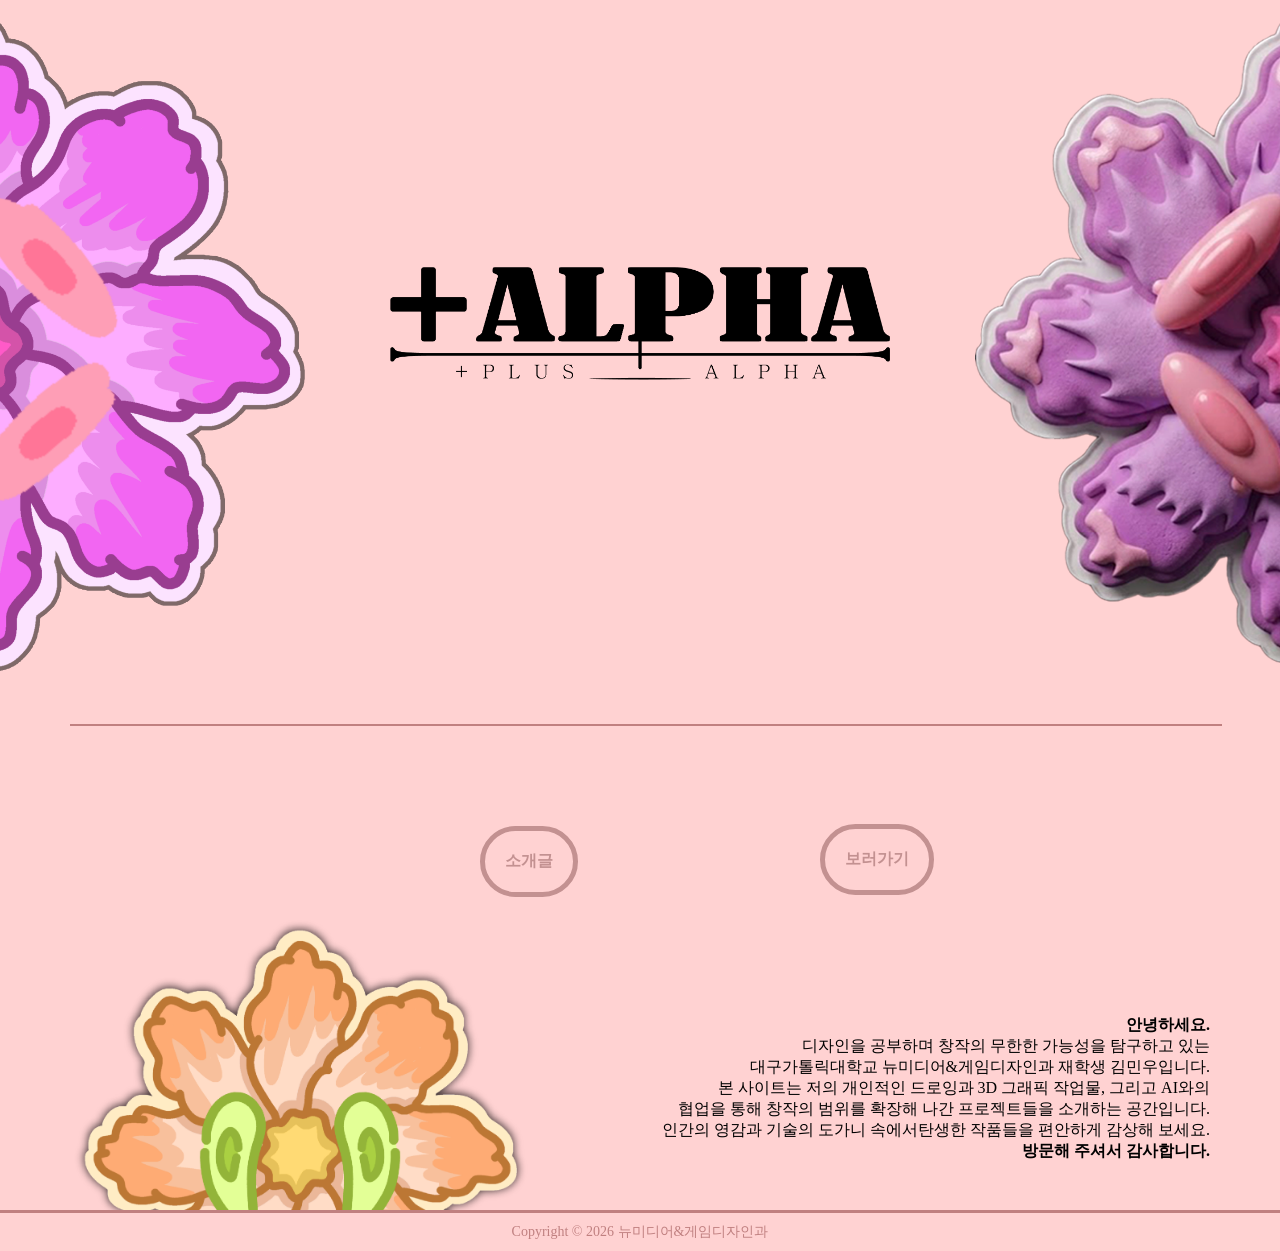
<file: index.html>
<!DOCTYPE html>
<html lang="ko">
<head>
    <title>PLUS+ALPHA</title>
    <meta charset="utf-8">
    <meta name="viewport" content="width=device-width, initial-scale=1" user-scalable=no“>
    <link rel="stylesheet" type="text/css" href="style1.css">
</head>
<body>


<div class="work">
  <img src="분홍.png" class="item2D-img">
  <img src="분홍 3D.png" class="item3D-img">
</div>



<div class="logo">
 <img src="로고.png" width="500">
</div>



<div class="line"></div>


<nav class="navbar1">
  <a href="index2.html" class="nav-btn"><b>소개글</b></a>
</nav>



<nav class="navbar3">
  <a href="index3.html" class="nav-btn"><b>보러가기</b></a>
</nav>

<div class="so">
  <b>안녕하세요.</b>
  <b3>
  <p>디자인을 공부하며 창작의 무한한 가능성을 탐구하고 있는</p>
  <p>대구가톨릭대학교 뉴미디어&게임디자인과 재학생 김민우입니다.</p>
  <p>본 사이트는 저의 개인적인 드로잉과 3D 그래픽 작업물, 그리고 AI와의</p>
  <p>협업을 통해 창작의 범위를 확장해 나간 프로젝트들을 소개하는 공간입니다.</p>
  <p>인간의 영감과 기술의 도가니 속에서탄생한 작품들을 편안하게 감상해 보세요.</p>
  </b3>
  <b>
  방문해 주셔서 감사합니다.
  </b>
</div>


<img src="주황.png" width="500" class="container1">



<div class="footer">
  Copyright © 2026 뉴미디어&게임디자인과
</div>

</body>
</html>
</file>
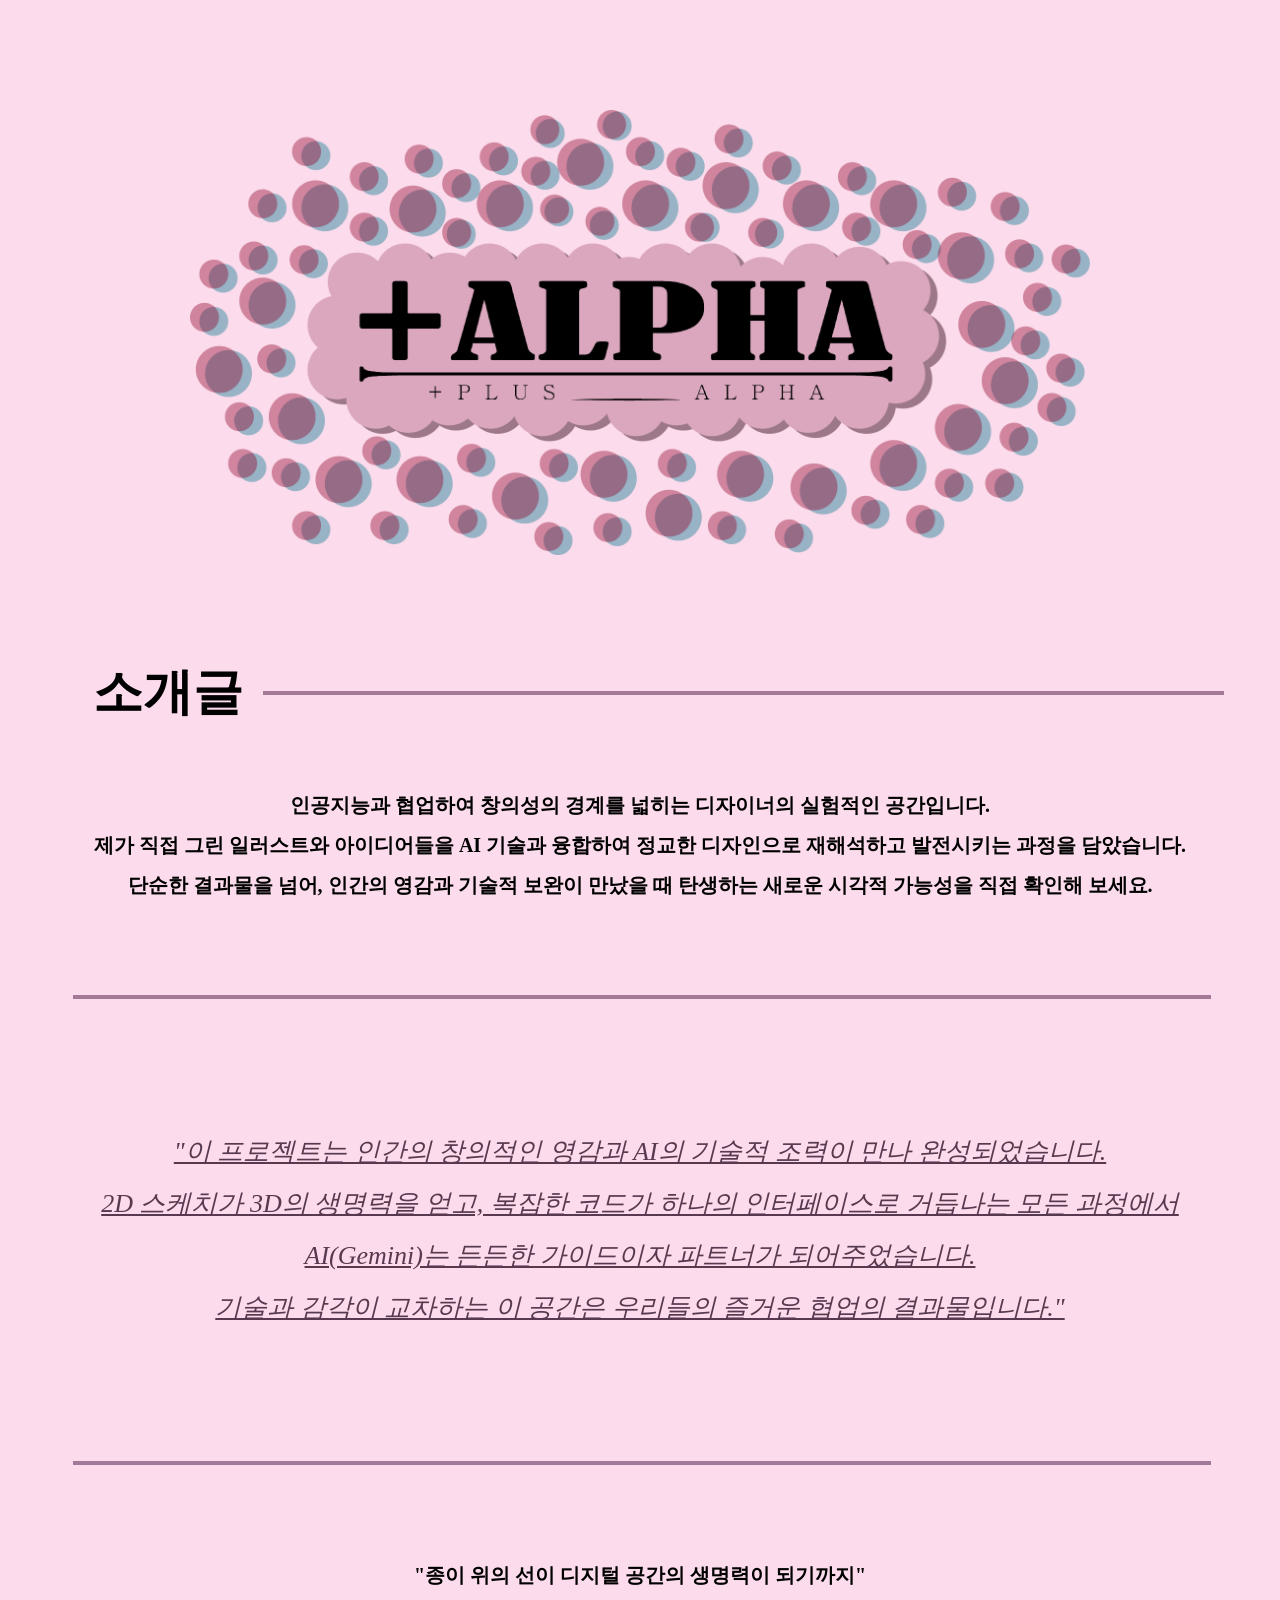
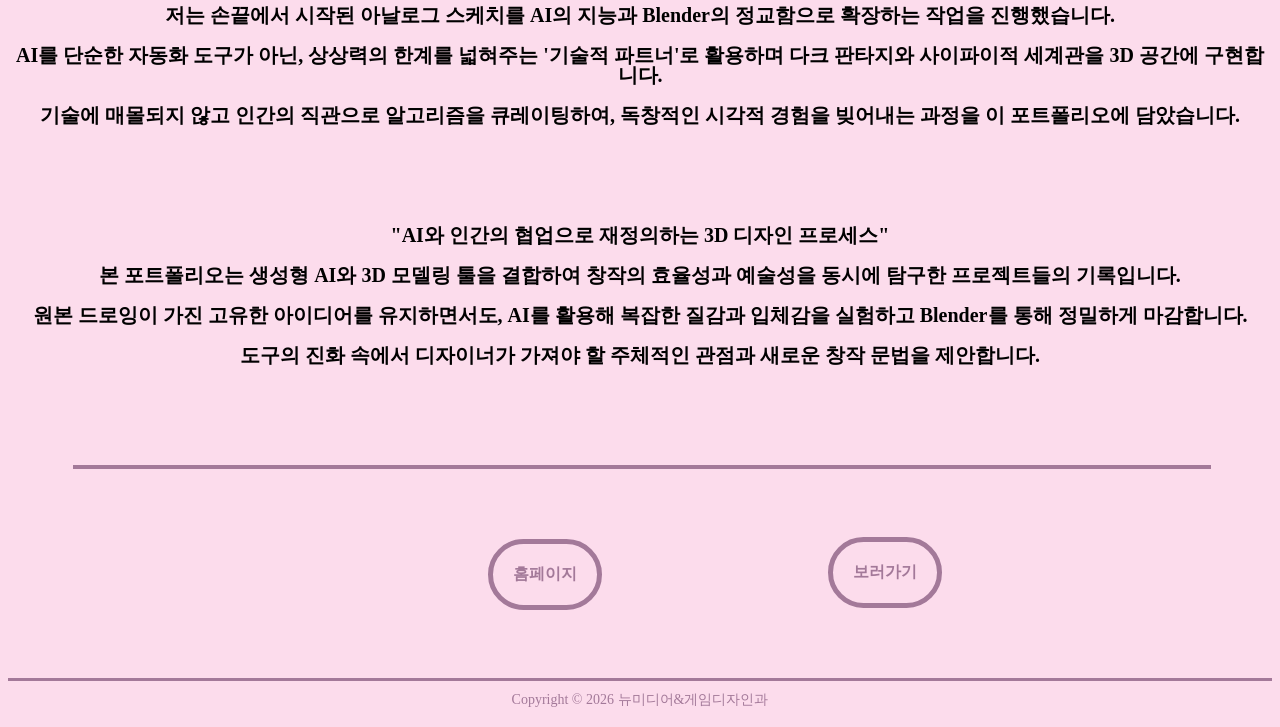
<file: index2.html>
<!DOCTYPE html>
<html lang="ko">
<head>
    <title>PLUS+ALPHA:소개글</title>
    <meta charset="utf-8">
    <meta name="viewport" content="width=device-width, initial-scale=1" user-scalable=no“>
    <link rel="stylesheet" type="text/css" href="style2.css">
</head>
<body>



<div class="logo2">
 <img src="로고2.png" width="900">
</div>


<div class="container1">
<b>소개글</b>
</div>

<div class="line1"></div>

<div class="container2">
<b>
      <p>인공지능과 협업하여 창의성의 경계를 넓히는 디자이너의 실험적인 공간입니다.</p>
      <p>제가 직접 그린 일러스트와 아이디어들을 AI 기술과 융합하여 정교한 디자인으로 재해석하고 발전시키는 과정을 담았습니다.</p>
    단순한 결과물을 넘어, 인간의 영감과 기술적 보완이 만났을 때 탄생하는 새로운 시각적 가능성을 직접 확인해 보세요.
</b> 
</div>

<div class="line"></div>

<div class="container3">
 <b5>
  <P>"이 프로젝트는 인간의 창의적인 영감과 AI의 기술적 조력이 만나 완성되었습니다.</P>
  <P>2D 스케치가 3D의 생명력을 얻고, 복잡한 코드가 하나의 인터페이스로 거듭나는 모든 과정에서
  <P>AI(Gemini)는 든든한 가이드이자 파트너가 되어주었습니다.</P>
  기술과 감각이 교차하는 이 공간은 우리들의 즐거운 협업의 결과물입니다."
 </b5>
</div>

<div class="line"></div>

<div class="container4">
  <b>
  <p>"종이 위의 선이 디지털 공간의 생명력이 되기까지"</p>
  <p>저는 손끝에서 시작된 아날로그 스케치를 AI의 지능과 Blender의 정교함으로 확장하는 작업을 진행했습니다.</p>
  <p>AI를 단순한 자동화 도구가 아닌, 상상력의 한계를 넓혀주는 '기술적 파트너'로 활용하며 다크 판타지와 사이파이적 세계관을 3D 공간에 구현합니다.</p>
  기술에 매몰되지 않고 인간의 직관으로 알고리즘을 큐레이팅하여, 독창적인 시각적 경험을 빚어내는 과정을 이 포트폴리오에 담았습니다.
  </b>
</div>


<div class="container5">
  <b>
    <p>"AI와 인간의 협업으로 재정의하는 3D 디자인 프로세스"</p>
    <p>본 포트폴리오는 생성형 AI와 3D 모델링 툴을 결합하여 창작의 효율성과 예술성을 동시에 탐구한 프로젝트들의 기록입니다.</p>
    <p>원본 드로잉이 가진 고유한 아이디어를 유지하면서도, AI를 활용해 복잡한 질감과 입체감을 실험하고 Blender를 통해 정밀하게 마감합니다.</p>
    도구의 진화 속에서 디자이너가 가져야 할 주체적인 관점과 새로운 창작 문법을 제안합니다.
  </b>
</div>

<div class="line"></div>


<nav class="navbar1">
  <a href="index.html" class="nav-btn"><b>홈페이지</b></a>
</nav>



<nav class="navbar3">
  <a href="index3.html" class="nav-btn"><b>보러가기</b></a>
</nav>


<div class="footer">
  Copyright © 2026 뉴미디어&게임디자인과
</div>
</file>
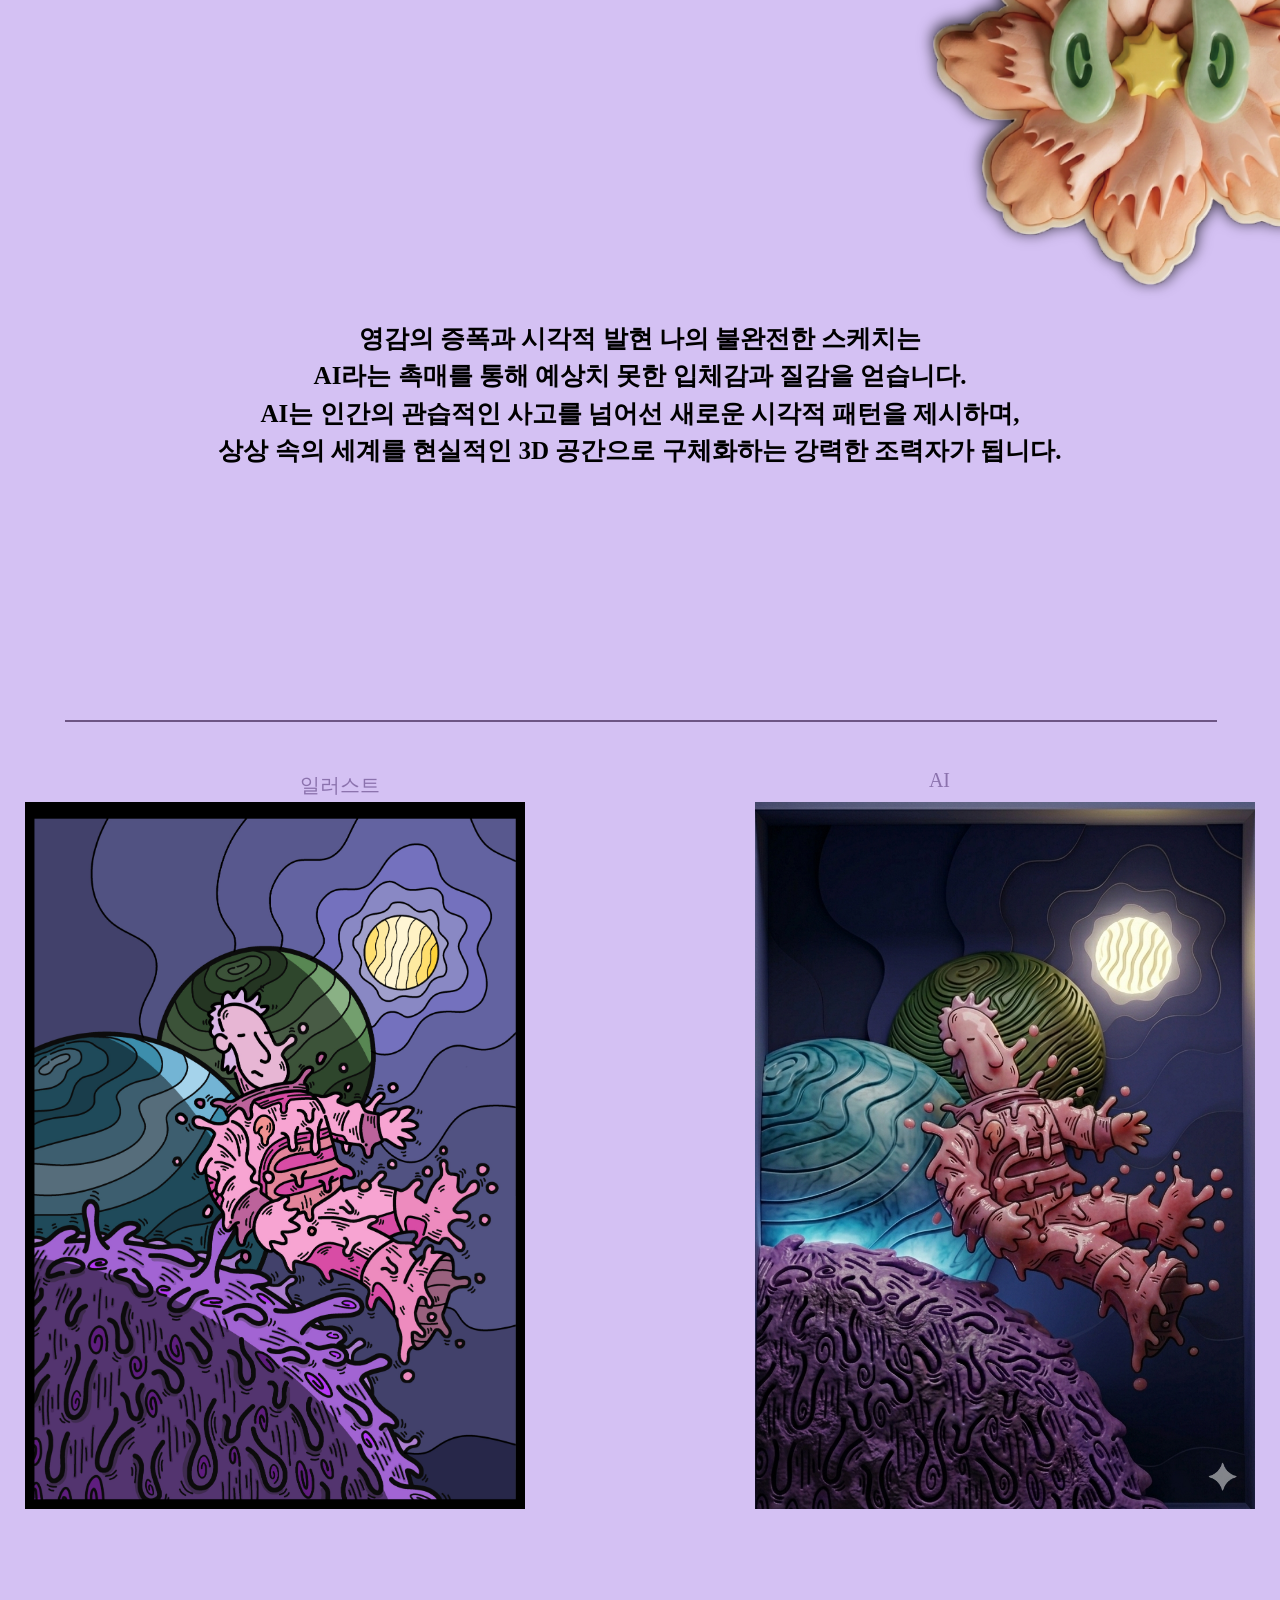
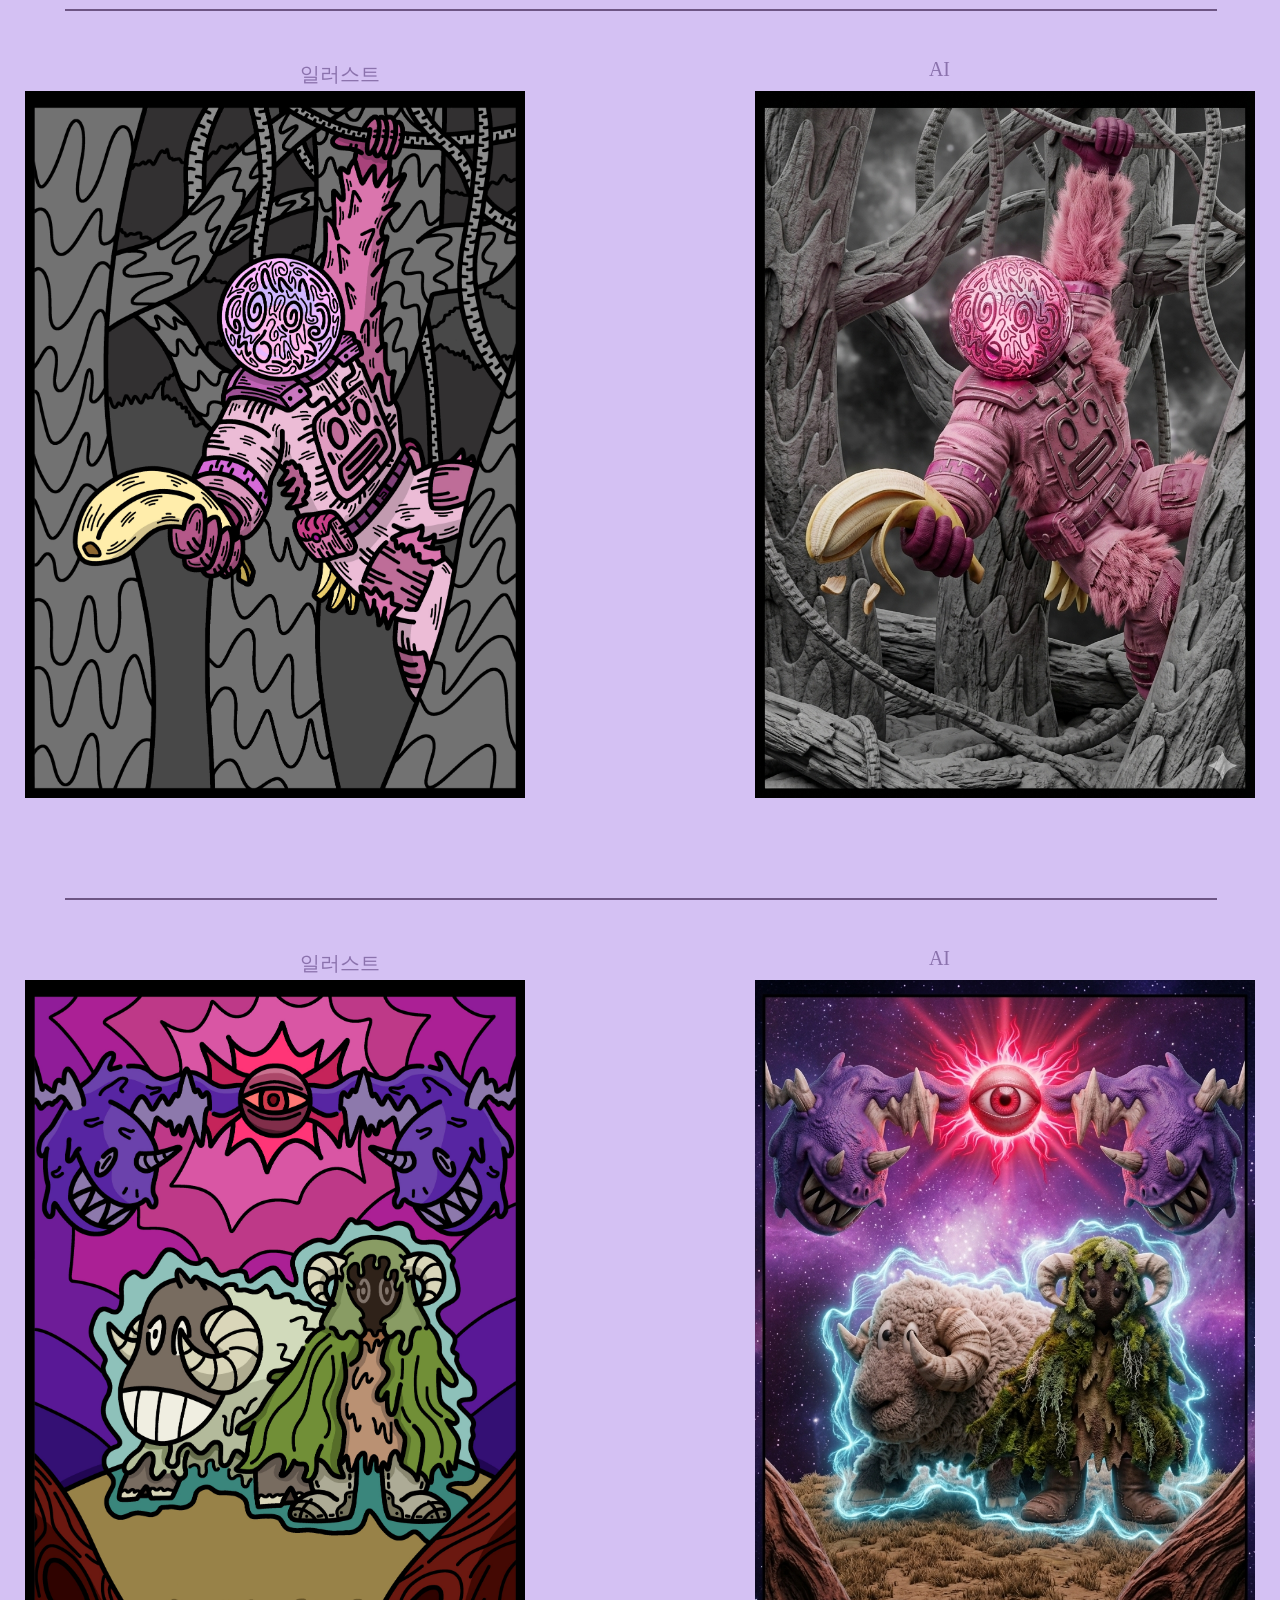
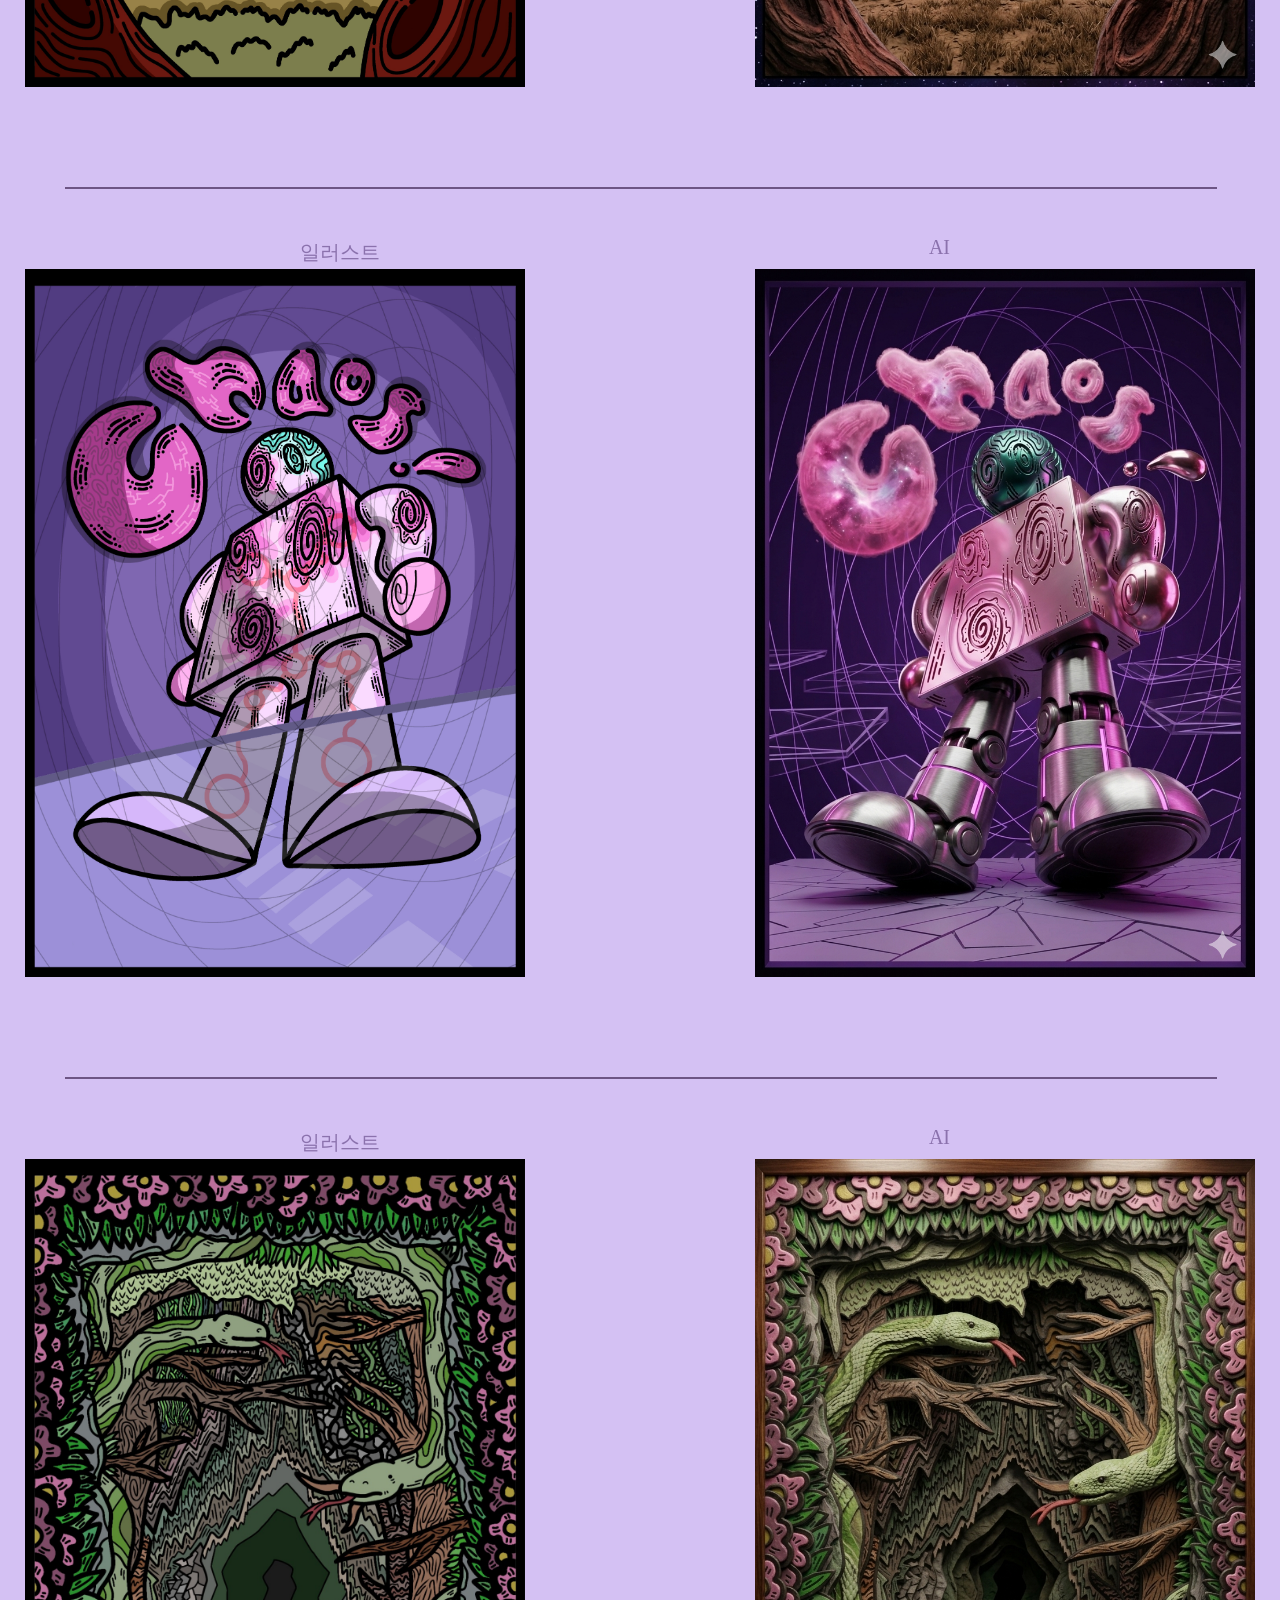
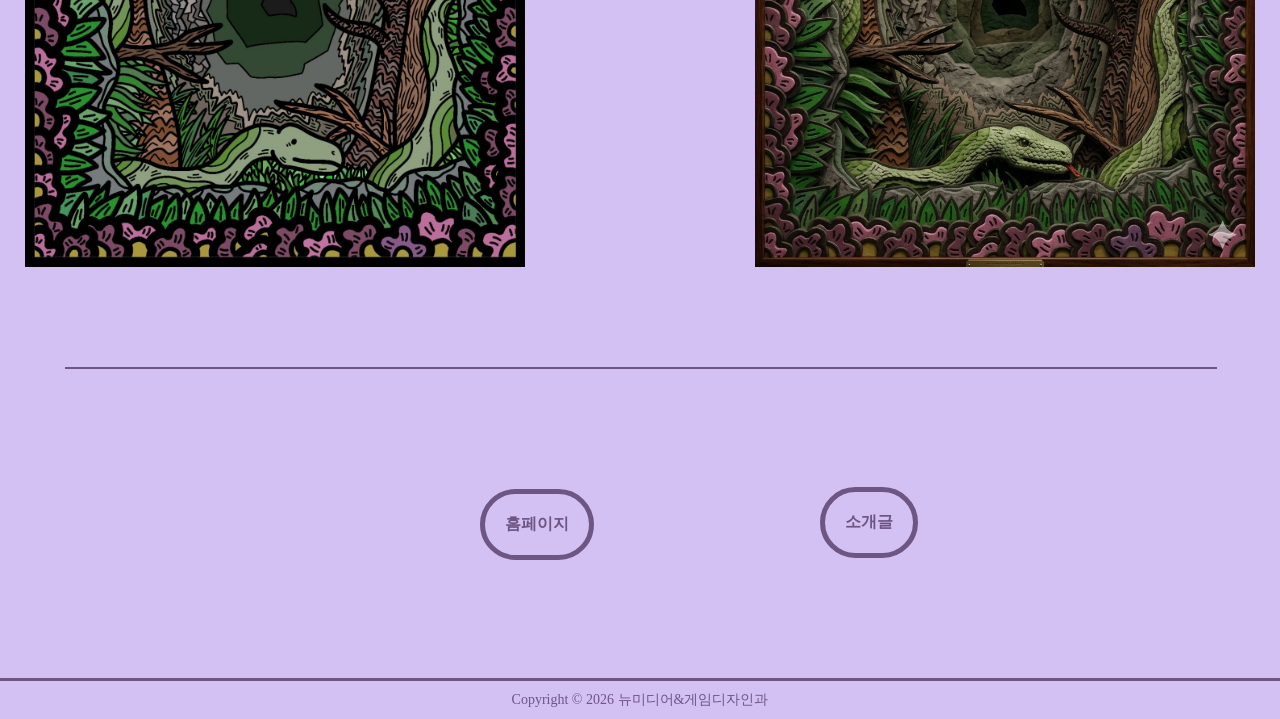
<file: index3.html>
<!DOCTYPE html>
<html lang="ko">
<head>
    <title>PLUS+ALPHA:보러가기</title>
    <meta charset="utf-8">
    <meta name="viewport" content="width=device-width, initial-scale=1">
    <link rel="stylesheet" type="text/css" href="style3.css">
</head>
<body>

<img src="주황 절반-3D.png" width="500" class="container1">



<div class="container2">
  <b>
    <p>영감의 증폭과 시각적 발현 나의 불완전한 스케치는</p>
    <p>AI라는 촉매를 통해 예상치 못한 입체감과 질감을 얻습니다.</p>
   <p>AI는 인간의 관습적인 사고를 넘어선 새로운 시각적 패턴을 제시하며,</p>
   상상 속의 세계를 현실적인 3D 공간으로 구체화하는 강력한 조력자가 됩니다.
  </b>
</div>

<div class="line"></div>


<div class="일러스트">
  일러스트
</div>

<div class="AI">
  AI
</div>


<div class="work">
    <img src="우주.jpg" class="item-img">
    <img src="우주-3D.png" class="item-img">
</div>

<div class="line"></div>


<div class="일러스트">
  일러스트
</div>

<div class="AI">
  AI
</div>


<div class="work">
    <img src="원숭이.jpg" class="item-img">
    <img src="원숭이-3D.png" class="item-img">
</div>

<div class="line"></div>


<div class="일러스트">
  일러스트
</div>

<div class="AI">
  AI
</div>


<div class="work">
    <img src="이방인.jpg" class="item-img">
    <img src="이방인-3D.png" class="item-img">
</div>

<div class="line"></div>


<div class="일러스트">
  일러스트
</div>

<div class="AI">
  AI
</div>


<div class="work">
    <img src="카오스.jpg" class="item-img">
    <img src="카오스-3D.png" class="item-img">
</div>

<div class="line"></div>


<div class="일러스트">
  일러스트
</div>

<div class="AI">
  AI
</div>


<div class="work">
    <img src="뱀.jpg" class="item-img">
    <img src="뱀-3D.png" class="item-img">
</div>

<div class="line"></div>

<nav class="navbar1">
  <a href="index.html" class="nav-btn"><b>홈페이지</b></a>
</nav>



<nav class="navbar2">
  <a href="index2.html" class="nav-btn"><b>소개글</b></a>
</nav>



<div class="footer">
  Copyright © 2026 뉴미디어&게임디자인과
</div>



</body>
</html>
</file>
<file: style1.css>
body {
      background-color: #ffd2d2;
      min-width: 1200px;
      overflow-x: auto;
}



* {
  margin: 0;
  padding: 0;
  box-sizing: border-box;
}


img {
    max-width: 55%;
    height: auto;
}


.work {
    display: flex;
    justify-content: center;
    gap: 670px;
    margin: 0 auto;
    overflow: hidden;
    margin-top: 5px;
    margin-bottom: 100px;
    padding: 0 20px;
}


.item2D-img {
    display: block;
    width: 55%;
    height: auto;
    animation: round2D 90s linear infinite;
    transform-origin: center;
}

.item2D-img:hover {
    animation-duration: 5s;
    cursor: pointer;
}

.item3D-img {
    display: block;
    width: 55%;
    height: auto;
    animation: round3D 110s linear infinite;
    transform-origin: center;
}

.item3D-img:hover {
    animation-duration: 5s;
    cursor: pointer;
}

@keyframes round2D {
    from { transform: rotate(0deg); }
    to { transform: rotate(-360deg); }
}


@keyframes round3D {
    from { transform: rotate(0deg); }
    to { transform: rotate(360deg); }
}



.logo {
    margin-top: -520px;
    position: relative;
    text-align: center;
}


.navbar1 {
  display: flex;
  padding: 20px;
  margin-top: 30px;
  margin-left: 460px;

}

.navbar3 {
  display: flex;
  padding: 20px;
  margin-top: -113px;
  margin-left: 800px;
}


.nav-btn {
  text-decoration: none;
  color: #c39191;
  padding: 20px 20px;
  border: 5px solid #c39191;
  border-radius: 50px;
  transition: 0.3s;
}

.nav-btn:hover {
  background-color: #c39191;
  color: #ffffff;
}


.line {
    width: 90%;
    height: 2px;
    background-color:  #c08080;
    margin-top: 340px;
    margin-bottom: 80px;
    margin-left: 70px;
}

.so {
    text-align: right;
    margin-right: 70px;
    margin-top: 100px;
    margin-bottom: 10px
}


.container1 {
  text-align: center;
  margin-left: 50px;
  margin-top: -260px;
  display: block;
}



.footer {
  text-align: center;
  padding: 10px 0;
  font-size: 14px;
  color: #c08080;
  border-top: 3px solid #c08080;
}
</file>
<file: style2.css>
body {
      background-color: #fcdcec;
      min-width: 1200px;
      overflow-x: auto;
}


.logo2 {
    margin-top: 110px;
    position: relative;
    text-align: center;
}



.line {
    width: 90%;
    height: 4px;
    background-color:  #a37999;
    margin-top: 10px;
    margin-bottom: 10px;
    margin-left: 65px;
}


.line1 {
    width: 76%;
    height: 4px;
    background-color:  #a37999;
    margin-top: -135px;
    margin-bottom: 100px;
    margin-left: 255px;
}


.container1 {
  text-align: left;
  margin-left: 85px;
  margin-top: 100px;
  margin-bottom: 100px;
  font-size: 50px;
}



.container2 {
  text-align: center;
  margin-bottom: 100px;
  font-size: 20px;
  line-height: 1;
}



.container3 {
  text-align: center;
  margin-top: 140px;
  margin-bottom: 140px;
  font-size: 26px;
  font-style: italic;
  color: #573a50;
  text-decoration: underline;
  line-height: 1;
}



.container4 {
  text-align: center;
  margin-top: 100px;
  margin-bottom: 100px;
  font-size: 20px;
  font-style: inherit;
  line-height: 1;
}



.container5 {
  text-align: center;
  margin-bottom: 100px;
  font-size: 20px;
  font-style: inherit;
  line-height: 1;
}



.navbar1 {
  display: flex;
  padding: 20px;
  margin-top: 50px;
  margin-left: 460px;

}

.navbar3 {
  display: flex;
  padding: 20px;
  margin-top: -113px;
  margin-bottom: 50px;
  margin-left: 800px;
}


.nav-btn {
  text-decoration: none;
  color: #a37999;
  padding: 20px 20px;
  border: 5px solid #a37999;
  border-radius: 50px;
  transition: 0.3s;
}

.nav-btn:hover {
  background-color: #a37999;
  color: #ffffff;
}



.footer {
  text-align: center;
  padding: 10px 0;
  font-size: 14px;
  color: #a37999;
  border-top: 3px solid #a37999;
}
</file>
<file: style3.css>
body {
      background-color: #d4c1f3;
      min-width: 1200px;
      overflow-x: auto;
}


.일러스트 {
    color:rgb(139, 114, 173);
    font-size: 20px;
    text-align: left;
    margin-left: 300px;
}


.AI {
    color:rgb(139, 114, 173);
    font-size: 20px;
    text-align: right;
    margin-right: 330px;
    margin-top: -30px;
    margin-bottom: 10px;
}



@keyframes tilt-motion {
  0% { transform: rotate(0deg); }
  25% { transform: rotate(-5deg); }
  75% { transform: rotate(5deg); }
  100% { transform: rotate(0deg); }
}

.item-img {
  width: 300px;
  transition: transform 0.3s ease;
}

.item-img:hover {
  animation: tilt-motion 0.5s ease-in-out infinite; 
}



* {
    margin: 0;
    padding: 0;
    box-sizing: border-box;
}


.container1 {
    margin-left: 900px;
    display: flex;
}



.container2 {
    text-align: center;
    margin-top: 20px;
    margin-bottom: 250px;
    line-height: 1.5;
    font-size: 25px;
}



.work {
    display: flex;
    justify-content: center;
    gap: 230px;
    margin-bottom: 100px;
    padding: 0 20px;
}

.item-img {
    width: 45%;
    max-width: 500px;
    height: auto;
    display: block;
}



.line {
    width: 90%;
    height: 2px;
    background-color:  #6d5584;
    margin-top: 50px;
    margin-bottom:50px;
    margin-left: 65px;
}


.navbar1 {
  display: flex;
  padding: 20px;
  margin-top: 100px;
  margin-left: 460px;

}

.navbar2 {
  display: flex;
  padding: 20px;
  margin-top: -113px;
  margin-bottom: 50px;
  margin-left: 800px;
}


.nav-btn {
  text-decoration: none;
  color: #6d5584;
  padding: 20px 20px;
  border: 5px solid #6d5584;
  border-radius: 50px;
  transition: 0.3s;
}

.nav-btn:hover {
  background-color: #6d5584;
  color: #ffffff;
}


.footer {
    text-align: center;
    padding: 10px 0;
    font-size: 14px;
    color: #6d5584;
    border-top: 3px solid #6d5584;
    margin-top: 100px;
}
</file>
